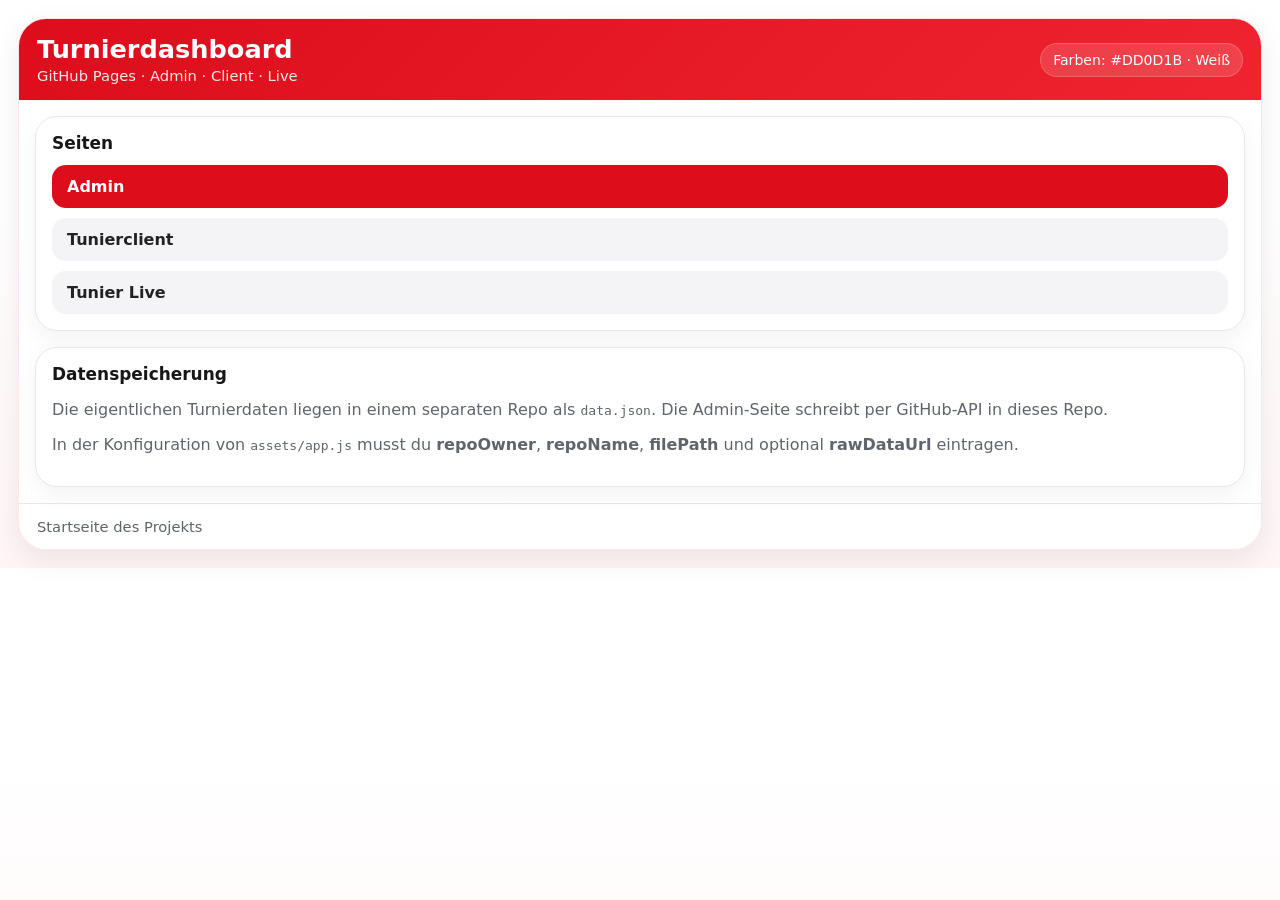
<file: index.html>
<!doctype html>
<html lang="de">
<head>
  <meta charset="utf-8">
  <meta name="viewport" content="width=device-width,initial-scale=1">
  <title>Turnierdashboard</title>
  <link rel="stylesheet" href="assets/style.css">
</head>
<body>
  <div class="page">
    <div class="shell">
      <div class="topbar">
        <div class="title">
          <h1>Turnierdashboard</h1>
          <div class="sub">GitHub Pages · Admin · Client · Live</div>
        </div>
        <div class="badge">Farben: #DD0D1B · Weiß</div>
      </div>
      <div class="grid client">
        <section class="card">
          <h3>Seiten</h3>
          <div class="stack">
            <a class="btn btn-primary" href="admin.html">Admin</a>
            <a class="btn btn-ghost" href="client.html">Tunierclient</a>
            <a class="btn btn-ghost" href="live.html">Tunier Live</a>
          </div>
        </section>
        <section class="card">
          <h3>Datenspeicherung</h3>
          <p class="muted">
            Die eigentlichen Turnierdaten liegen in einem separaten Repo als <code>data.json</code>.
            Die Admin-Seite schreibt per GitHub-API in dieses Repo.
          </p>
          <p class="muted">
            In der Konfiguration von <code>assets/app.js</code> musst du <strong>repoOwner</strong>, <strong>repoName</strong>,
            <strong>filePath</strong> und optional <strong>rawDataUrl</strong> eintragen.
          </p>
        </section>
      </div>
      <div class="footer">Startseite des Projekts</div>
    </div>
  </div>
</body>
</html>
</file>
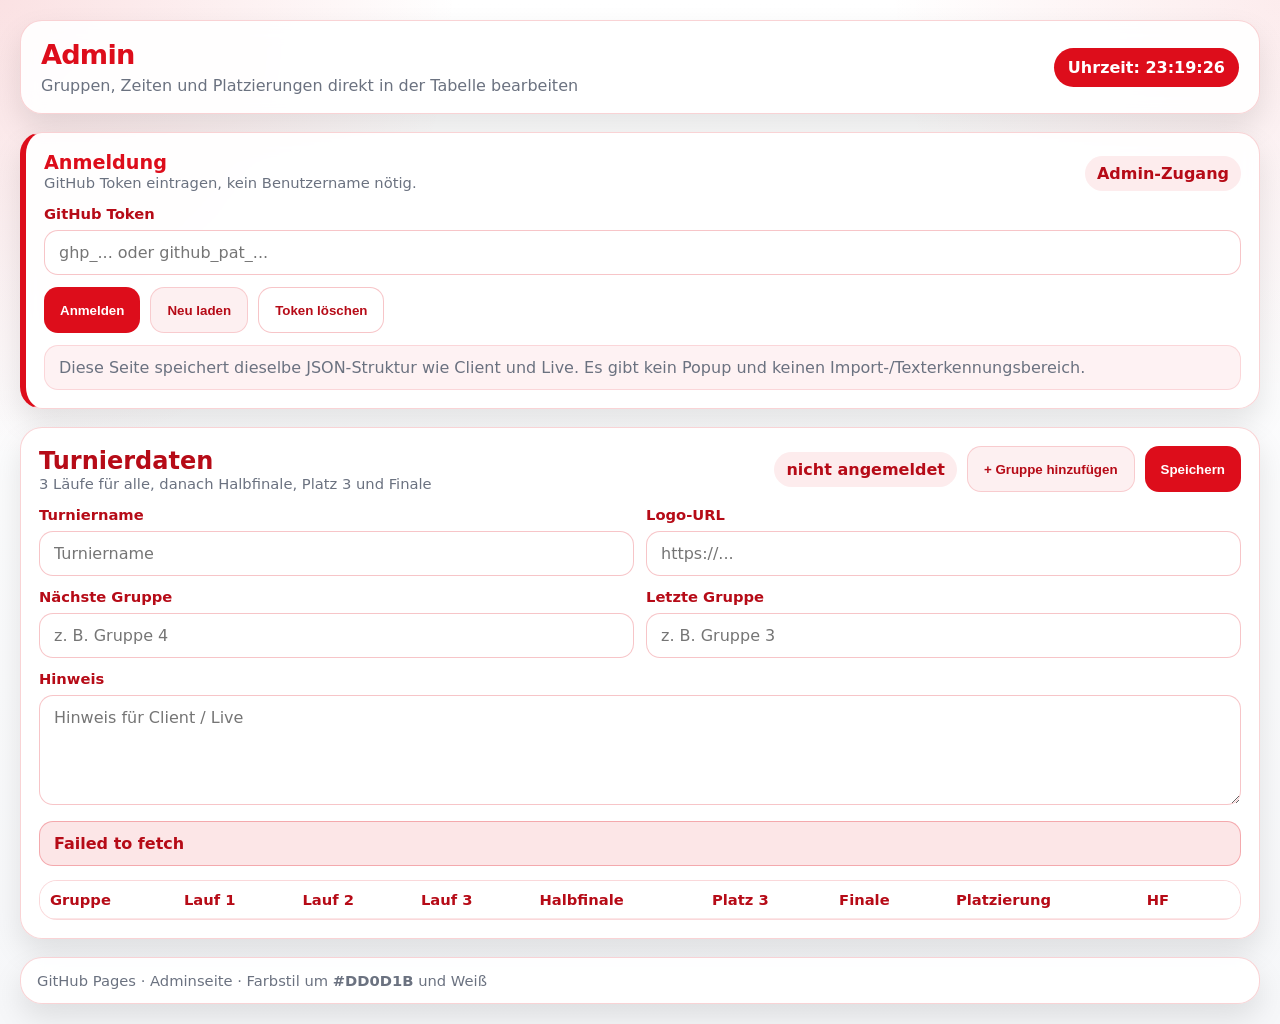
<file: admin.html>
<!doctype html>
<html lang="de">
<head>
  <meta charset="utf-8">
  <meta name="viewport" content="width=device-width,initial-scale=1">
  <meta name="color-scheme" content="light">
  <title>Admin · Turnierdashboard</title>
  <style>
    :root{
      --red:#DD0D1B;
      --red-dark:#b60b17;
      --bg:#f6f7f9;
      --card:#ffffff;
      --text:#16181d;
      --muted:#6b7280;
      --line:rgba(221,13,27,.18);
      --shadow:0 14px 30px rgba(0,0,0,.10);
      --radius:22px;
    }
    *{box-sizing:border-box}
    body{
      margin:0;
      min-height:100vh;
      font-family:system-ui,-apple-system,BlinkMacSystemFont,"Segoe UI",sans-serif;
      background:
        radial-gradient(circle at top left, rgba(221,13,27,.12), transparent 28%),
        radial-gradient(circle at top right, rgba(221,13,27,.08), transparent 24%),
        linear-gradient(180deg,#fff,var(--bg));
      color:var(--text);
    }
    .wrap{max-width:1600px;margin:0 auto;padding:20px}
    .topbar,.card,.footer{
      background:rgba(255,255,255,.92);
      border:1px solid var(--line);
      border-radius:var(--radius);
      box-shadow:var(--shadow);
      backdrop-filter:blur(10px);
    }
    .topbar{
      display:flex;justify-content:space-between;align-items:center;gap:16px;flex-wrap:wrap;
      padding:18px 20px;margin-bottom:18px
    }
    h1{margin:0;font-size:clamp(1.7rem,2vw,2.6rem);color:var(--red);letter-spacing:-.03em}
    .sub{color:var(--muted);margin-top:6px}
    .badge{
      padding:10px 14px;border-radius:999px;background:var(--red);color:#fff;font-weight:800;white-space:nowrap
    }
    .grid{display:grid;gap:18px;grid-template-columns:repeat(12,minmax(0,1fr))}
    .card{padding:18px}
    .login{grid-column:1/-1;border-left:6px solid var(--red)}
    .main{grid-column:1/-1}
    .muted{color:var(--muted)}
    .small{font-size:.92rem}
    .tag{
      display:inline-flex;align-items:center;gap:8px;padding:8px 12px;border-radius:999px;
      background:rgba(221,13,27,.08);color:var(--red-dark);font-weight:800
    }
    .row{display:flex;gap:10px;align-items:center;flex-wrap:wrap}
    .spread{display:flex;justify-content:space-between;gap:12px;align-items:flex-end;flex-wrap:wrap}
    .stack{display:grid;gap:12px}
    .label{display:block;margin-bottom:8px;font-weight:800;color:var(--red-dark);font-size:.92rem}
    input, textarea{
      width:100%;font:inherit;border:1px solid rgba(221,13,27,.24);border-radius:14px;background:#fff;
      padding:12px 14px;outline:none
    }
    textarea{min-height:110px;resize:vertical}
    input:focus, textarea:focus{border-color:var(--red);box-shadow:0 0 0 4px rgba(221,13,27,.10)}
    .btn{
      appearance:none;border:0;border-radius:14px;padding:12px 16px;font-weight:800;cursor:pointer;
      min-height:46px;display:inline-flex;align-items:center;justify-content:center;white-space:nowrap;
      transition:transform .15s ease,background .15s ease,opacity .15s ease;text-decoration:none
    }
    .btn:hover{transform:translateY(-1px)}
    .btn-primary{background:var(--red);color:#fff}
    .btn-primary:hover{background:var(--red-dark)}
    .btn-soft{background:rgba(221,13,27,.06);color:var(--red-dark);border:1px solid rgba(221,13,27,.16)}
    .btn-soft:hover{background:rgba(221,13,27,.09)}
    .btn-danger{background:#fff;color:var(--red-dark);border:1px solid rgba(221,13,27,.24)}
    .btn-danger:hover{background:rgba(221,13,27,.06)}
    .status{
      margin-top:12px;padding:12px 14px;border-radius:14px;border:1px solid rgba(221,13,27,.14);
      background:rgba(221,13,27,.06)
    }
    .status.error{
      background:rgba(221,13,27,.10);border-color:rgba(221,13,27,.28);color:var(--red-dark);font-weight:700
    }
    .table-wrap{
      margin-top:14px;overflow:auto;border:1px solid rgba(221,13,27,.16);border-radius:18px;background:#fff
    }
    table{width:100%;border-collapse:collapse;min-width:1180px}
    thead th{
      position:sticky;top:0;background:#fff;z-index:1;color:var(--red-dark);font-size:.92rem
    }
    th,td{border-bottom:1px solid rgba(221,13,27,.10);padding:10px;text-align:left;vertical-align:middle}
    tr:hover td{background:rgba(221,13,27,.025)}
    .mini{min-width:120px;width:100%}
    .footer{margin-top:18px;padding:14px 16px}
    .hint{
      padding:12px 14px;border-radius:14px;border:1px solid rgba(221,13,27,.12);background:rgba(221,13,27,.05);color:var(--muted)
    }
    .two-col{display:grid;gap:12px;grid-template-columns:1fr 1fr}
    @media (max-width: 900px){
      .two-col{grid-template-columns:1fr}
    }
    @media (max-width: 840px){
      .login-actions{display:grid;grid-template-columns:1fr}
      .login-actions .btn{width:100%}
    }
    .pill{
      display:inline-flex;align-items:center;padding:8px 12px;border-radius:999px;background:rgba(221,13,27,.08);
      color:var(--red-dark);font-weight:800
    }
  </style>
</head>
<body data-page="admin">
  <div class="wrap">
    <div class="topbar">
      <div>
        <h1>Admin</h1>
        <div class="sub">Gruppen, Zeiten und Platzierungen direkt in der Tabelle bearbeiten</div>
      </div>
      <div class="badge">Uhrzeit: <span id="clock"></span></div>
    </div>

    <div class="grid">
      <section class="card login">
        <div class="spread">
          <div>
            <h2 style="margin:0;color:var(--red);font-size:1.2rem">Anmeldung</h2>
            <div class="muted small">GitHub Token eintragen, kein Benutzername nötig.</div>
          </div>
          <div class="tag">Admin-Zugang</div>
        </div>

        <div class="stack" style="margin-top:14px">
          <div>
            <label class="label" for="token">GitHub Token</label>
            <input id="token" type="password" placeholder="ghp_... oder github_pat_..." autocomplete="current-password">
          </div>
          <div class="row login-actions">
            <button class="btn btn-primary" id="loginBtn" type="button">Anmelden</button>
            <button class="btn btn-soft" id="reloadBtn" type="button">Neu laden</button>
            <button class="btn btn-danger" id="logoutBtn" type="button">Token löschen</button>
          </div>
          <div class="hint">
            Diese Seite speichert dieselbe JSON-Struktur wie Client und Live. Es gibt kein Popup und keinen Import-/Texterkennungsbereich.
          </div>
        </div>
      </section>

      <section class="card main">
        <div class="spread">
          <div>
            <h2 style="margin:0;color:var(--red-dark)">Turnierdaten</h2>
            <div class="muted small">3 Läufe für alle, danach Halbfinale, Platz 3 und Finale</div>
          </div>
          <div class="row">
            <span class="pill" id="authState">nicht angemeldet</span>
            <button class="btn btn-soft" id="addGroupBtn" type="button">+ Gruppe hinzufügen</button>
            <button class="btn btn-primary" id="saveBtn" type="button">Speichern</button>
          </div>
        </div>

        <div class="two-col" style="margin-top:14px">
          <div>
            <label class="label" for="eventName">Turniername</label>
            <input id="eventName" type="text" placeholder="Turniername">
          </div>
          <div>
            <label class="label" for="logoUrl">Logo-URL</label>
            <input id="logoUrl" type="text" placeholder="https://...">
          </div>
          <div>
            <label class="label" for="nextGroup">Nächste Gruppe</label>
            <input id="nextGroup" type="text" placeholder="z. B. Gruppe 4">
          </div>
          <div>
            <label class="label" for="lastGroup">Letzte Gruppe</label>
            <input id="lastGroup" type="text" placeholder="z. B. Gruppe 3">
          </div>
        </div>

        <div style="margin-top:12px">
          <label class="label" for="note">Hinweis</label>
          <textarea id="note" placeholder="Hinweis für Client / Live"></textarea>
        </div>

        <div id="status" class="status">Bereit.</div>

        <div class="table-wrap">
          <table>
            <thead>
              <tr>
                <th>Gruppe</th>
                <th>Lauf 1</th>
                <th>Lauf 2</th>
                <th>Lauf 3</th>
                <th>Halbfinale</th>
                <th>Platz 3</th>
                <th>Finale</th>
                <th>Platzierung</th>
                <th>HF</th>
                <th></th>
              </tr>
            </thead>
            <tbody id="groupsBody"></tbody>
          </table>
        </div>
      </section>
    </div>

    <div class="footer muted small">
      GitHub Pages · Adminseite · Farbstil um <strong>#DD0D1B</strong> und Weiß
    </div>
  </div>

<script>
(() => {
  const CONFIG = {
    repoOwner: "LAmasterdino",
    repoName: "fw-data",
    filePath: "data.json",
    branch: "main",
    rawDataUrl: "https://raw.githubusercontent.com/LAmasterdino/fw-data/main/data.json"
  };

  const state = {
    token: sessionStorage.getItem("tournament_token") || "",
    sha: null,
    data: null
  };

  const $ = (s, r=document) => r.querySelector(s);
  const $$ = (s, r=document) => Array.from(r.querySelectorAll(s));

  function clockString(){
    return new Intl.DateTimeFormat("de-DE",{timeStyle:"medium"}).format(new Date());
  }
  function uid(){
    return `g_${Math.random().toString(36).slice(2,9)}_${Date.now().toString(36)}`;
  }
  function emptyGroup(name=""){
    return {
      id: uid(),
      name,
      qualified: false,
      placement: "",
      heats: [
        { label:"Lauf 1", time:"" },
        { label:"Lauf 2", time:"" },
        { label:"Lauf 3", time:"" }
      ],
      semifinal: "",
      thirdPlace: "",
      final: ""
    };
  }
  function normalizeData(data){
    const src = data && typeof data === "object" ? data : {};
    return {
      version: src.version || 1,
      updatedAt: src.updatedAt || null,
      eventName: src.eventName || "Turnier",
      logoUrl: src.logoUrl || "",
      nextGroup: src.nextGroup || "",
      lastGroup: src.lastGroup || "",
      note: src.note || "",
      groups: Array.isArray(src.groups) ? src.groups.map((g, i) => {
        const group = emptyGroup(g?.name || `Gruppe ${i+1}`);
        group.id = g?.id || uid();
        group.name = g?.name || group.name;
        group.qualified = Boolean(g?.qualified);
        group.placement = g?.placement ?? "";
        group.heats = Array.isArray(g?.heats) && g.heats.length ? g.heats.slice(0,3).map((h, idx) => ({
          label: h?.label || `Lauf ${idx+1}`,
          time: h?.time ?? ""
        })) : group.heats;
        while(group.heats.length < 3) group.heats.push({ label:`Lauf ${group.heats.length+1}`, time:"" });
        group.semifinal = g?.semifinal ?? "";
        group.thirdPlace = g?.thirdPlace ?? "";
        group.final = g?.final ?? "";
        return group;
      }) : []
    };
  }

  async function fetchJson(url, options = {}){
    const res = await fetch(url, {
      ...options,
      headers: {
        Accept: "application/vnd.github+json",
        ...(options.headers || {})
      }
    });
    if(!res.ok){
      const text = await res.text().catch(() => "");
      throw new Error(`HTTP ${res.status} ${res.statusText}${text ? " — " + text : ""}`);
    }
    return res.json();
  }

  async function readPublic(){
    const bust = CONFIG.rawDataUrl.includes("?") ? "&" : "?";
    const res = await fetch(`${CONFIG.rawDataUrl}${bust}v=${Date.now()}`, { cache: "no-store" });
    if(!res.ok) throw new Error(`Konnte Daten nicht laden (${res.status})`);
    return normalizeData(await res.json());
  }

  async function readPrivate(token){
    const url = `https://api.github.com/repos/${encodeURIComponent(CONFIG.repoOwner)}/${encodeURIComponent(CONFIG.repoName)}/contents/${CONFIG.filePath}?ref=${encodeURIComponent(CONFIG.branch)}`;
    const json = await fetchJson(url, {
      headers: { Authorization: `Bearer ${token}` }
    });
    state.sha = json.sha;
    const content = decodeURIComponent(escape(atob(json.content.replace(/\n/g, ""))));
    return normalizeData(JSON.parse(content));
  }

  async function savePrivate(token, data){
    const readUrl = `https://api.github.com/repos/${encodeURIComponent(CONFIG.repoOwner)}/${encodeURIComponent(CONFIG.repoName)}/contents/${CONFIG.filePath}?ref=${encodeURIComponent(CONFIG.branch)}`;
    const current = await fetchJson(readUrl, {
      headers: { Authorization: `Bearer ${token}` }
    });

    const putUrl = `https://api.github.com/repos/${encodeURIComponent(CONFIG.repoOwner)}/${encodeURIComponent(CONFIG.repoName)}/contents/${CONFIG.filePath}`;
    const body = {
      message: `Update tournament data ${new Date().toISOString()}`,
      content: btoa(unescape(encodeURIComponent(JSON.stringify(data, null, 2)))),
      sha: current.sha,
      branch: CONFIG.branch
    };

    const res = await fetch(putUrl, {
      method: "PUT",
      headers: {
        Accept: "application/vnd.github+json",
        Authorization: `Bearer ${token}`,
        "Content-Type": "application/json"
      },
      body: JSON.stringify(body)
    });

    if(!res.ok){
      const text = await res.text().catch(() => "");
      throw new Error(`Speichern fehlgeschlagen (${res.status}) ${text}`);
    }
    const out = await res.json();
    state.sha = out?.content?.sha || current.sha;
    return out;
  }

  function setStatus(msg, error=false){
    const el = $("#status");
    el.textContent = msg;
    el.classList.toggle("error", !!error);
  }

  function renderClock(){
    $("#clock").textContent = clockString();
  }

  function updateAuthUI(){
    $("#authState").textContent = state.token ? "angemeldet" : "nicht angemeldet";
    $("#authState").style.background = state.token ? "rgba(34,197,94,.12)" : "rgba(221,13,27,.08)";
    $("#authState").style.color = state.token ? "#15803d" : "var(--red-dark)";
    $("#token").value = state.token || "";
  }

  function renderTable(){
    const body = $("#groupsBody");
    if(!body || !state.data) return;

    body.innerHTML = state.data.groups.map(group => `
      <tr data-id="${group.id}">
        <td><input class="mini js-field" data-field="name" value="${escapeHtml(group.name)}" placeholder="Gruppenname"></td>
        <td><input class="mini js-field" data-field="heats.0.time" value="${escapeHtml(group.heats?.[0]?.time || "")}" placeholder="Zeit"></td>
        <td><input class="mini js-field" data-field="heats.1.time" value="${escapeHtml(group.heats?.[1]?.time || "")}" placeholder="Zeit"></td>
        <td><input class="mini js-field" data-field="heats.2.time" value="${escapeHtml(group.heats?.[2]?.time || "")}" placeholder="Zeit"></td>
        <td><input class="mini js-field" data-field="semifinal" value="${escapeHtml(group.semifinal || "")}" placeholder="Halbfinale"></td>
        <td><input class="mini js-field" data-field="thirdPlace" value="${escapeHtml(group.thirdPlace || "")}" placeholder="Platz 3"></td>
        <td><input class="mini js-field" data-field="final" value="${escapeHtml(group.final || "")}" placeholder="Finale"></td>
        <td><input class="mini js-field" data-field="placement" value="${escapeHtml(group.placement || "")}" placeholder="Platzierung"></td>
        <td style="text-align:center">
          <input type="checkbox" class="js-field" data-field="qualified" ${group.qualified ? "checked" : ""}>
        </td>
        <td><button class="btn btn-danger js-remove" type="button">-</button></td>
      </tr>
    `).join("");

    $$(".js-field", body).forEach(el => {
      if(el.type === "checkbox"){
        el.addEventListener("change", onFieldChange);
      } else {
        el.addEventListener("input", onFieldChange);
      }
    });

    $$(".js-remove", body).forEach(btn => {
      btn.addEventListener("click", () => {
        const tr = btn.closest("tr");
        const id = tr?.dataset?.id;
        state.data.groups = state.data.groups.filter(g => g.id !== id);
        renderTable();
        setStatus("Gruppe entfernt. Bitte speichern.");
      });
    });
  }

  function onFieldChange(e){
    const el = e.currentTarget;
    const tr = el.closest("tr");
    const id = tr?.dataset?.id;
    const group = state.data.groups.find(g => g.id === id);
    if(!group) return;

    const field = el.dataset.field;
    if(field === "qualified"){
      group.qualified = el.checked;
      return;
    }
    if(field.startsWith("heats.")){
      const idx = Number(field.split(".")[1]);
      if(!group.heats[idx]) group.heats[idx] = { label:`Lauf ${idx+1}`, time:"" };
      group.heats[idx].time = el.value;
      return;
    }
    group[field] = el.value;
  }

  function escapeHtml(str){
    return String(str ?? "")
      .replaceAll("&","&amp;")
      .replaceAll("<","&lt;")
      .replaceAll(">","&gt;")
      .replaceAll('"','&quot;')
      .replaceAll("'","&#39;");
  }

  async function loadData(){
    try{
      if(state.token){
        try{
          state.data = await readPrivate(state.token);
        }catch(err){
          console.warn(err);
          state.data = await readPublic();
        }
      }else{
        state.data = await readPublic();
      }

      $("#eventName").value = state.data.eventName || "";
      $("#logoUrl").value = state.data.logoUrl || "";
      $("#nextGroup").value = state.data.nextGroup || "";
      $("#lastGroup").value = state.data.lastGroup || "";
      $("#note").value = state.data.note || "";
      setStatus(`Daten geladen · ${state.data.groups.length} Gruppen`);
      renderTable();
    }catch(err){
      console.error(err);
      setStatus(err.message || "Laden fehlgeschlagen", true);
    }
  }

  async function login(){
    const token = $("#token").value.trim();
    if(!token) return setStatus("Bitte GitHub Token eingeben.", true);

    try{
      const user = await fetchJson("https://api.github.com/user", {
        headers: { Authorization: `Bearer ${token}` }
      });
      state.token = token;
      sessionStorage.setItem("tournament_token", token);
      updateAuthUI();
      await loadData();
      setStatus(`Angemeldet als ${user.login}`);
    }catch(err){
      console.error(err);
      setStatus("Token ungültig oder ohne Berechtigung.", true);
    }
  }

  function collectDataFromForm(){
    const d = state.data;
    d.eventName = $("#eventName").value.trim();
    d.logoUrl = $("#logoUrl").value.trim();
    d.nextGroup = $("#nextGroup").value.trim();
    d.lastGroup = $("#lastGroup").value.trim();
    d.note = $("#note").value.trim();
    d.updatedAt = new Date().toISOString();
    return d;
  }

  async function save(){
    try{
      if(!state.token) throw new Error("Bitte erst anmelden.");
      collectDataFromForm();
      await savePrivate(state.token, state.data);
      await loadData();
      setStatus("Gespeichert.");
    }catch(err){
      console.error(err);
      setStatus(err.message || "Speichern fehlgeschlagen", true);
    }
  }

  function addGroup(){
    if(!state.data) return;
    state.data.groups.push(emptyGroup(`Gruppe ${state.data.groups.length + 1}`));
    renderTable();
    setStatus("Neue Gruppe hinzugefügt. Bitte speichern.");
  }

  function bind(){
    $("#loginBtn").addEventListener("click", login);
    $("#saveBtn").addEventListener("click", save);
    $("#reloadBtn").addEventListener("click", loadData);
    $("#addGroupBtn").addEventListener("click", addGroup);
    $("#logoutBtn").addEventListener("click", () => {
      state.token = "";
      sessionStorage.removeItem("tournament_token");
      updateAuthUI();
      setStatus("Token gelöscht.");
    });

    $("#token").addEventListener("keydown", e => {
      if(e.key === "Enter") login();
    });
  }

  async function init(){
    bind();
    updateAuthUI();
    renderClock();
    setInterval(renderClock, 1000);
    await loadData();
  }

  document.addEventListener("DOMContentLoaded", init);
})();
</script>
</body>
</html>
</file>
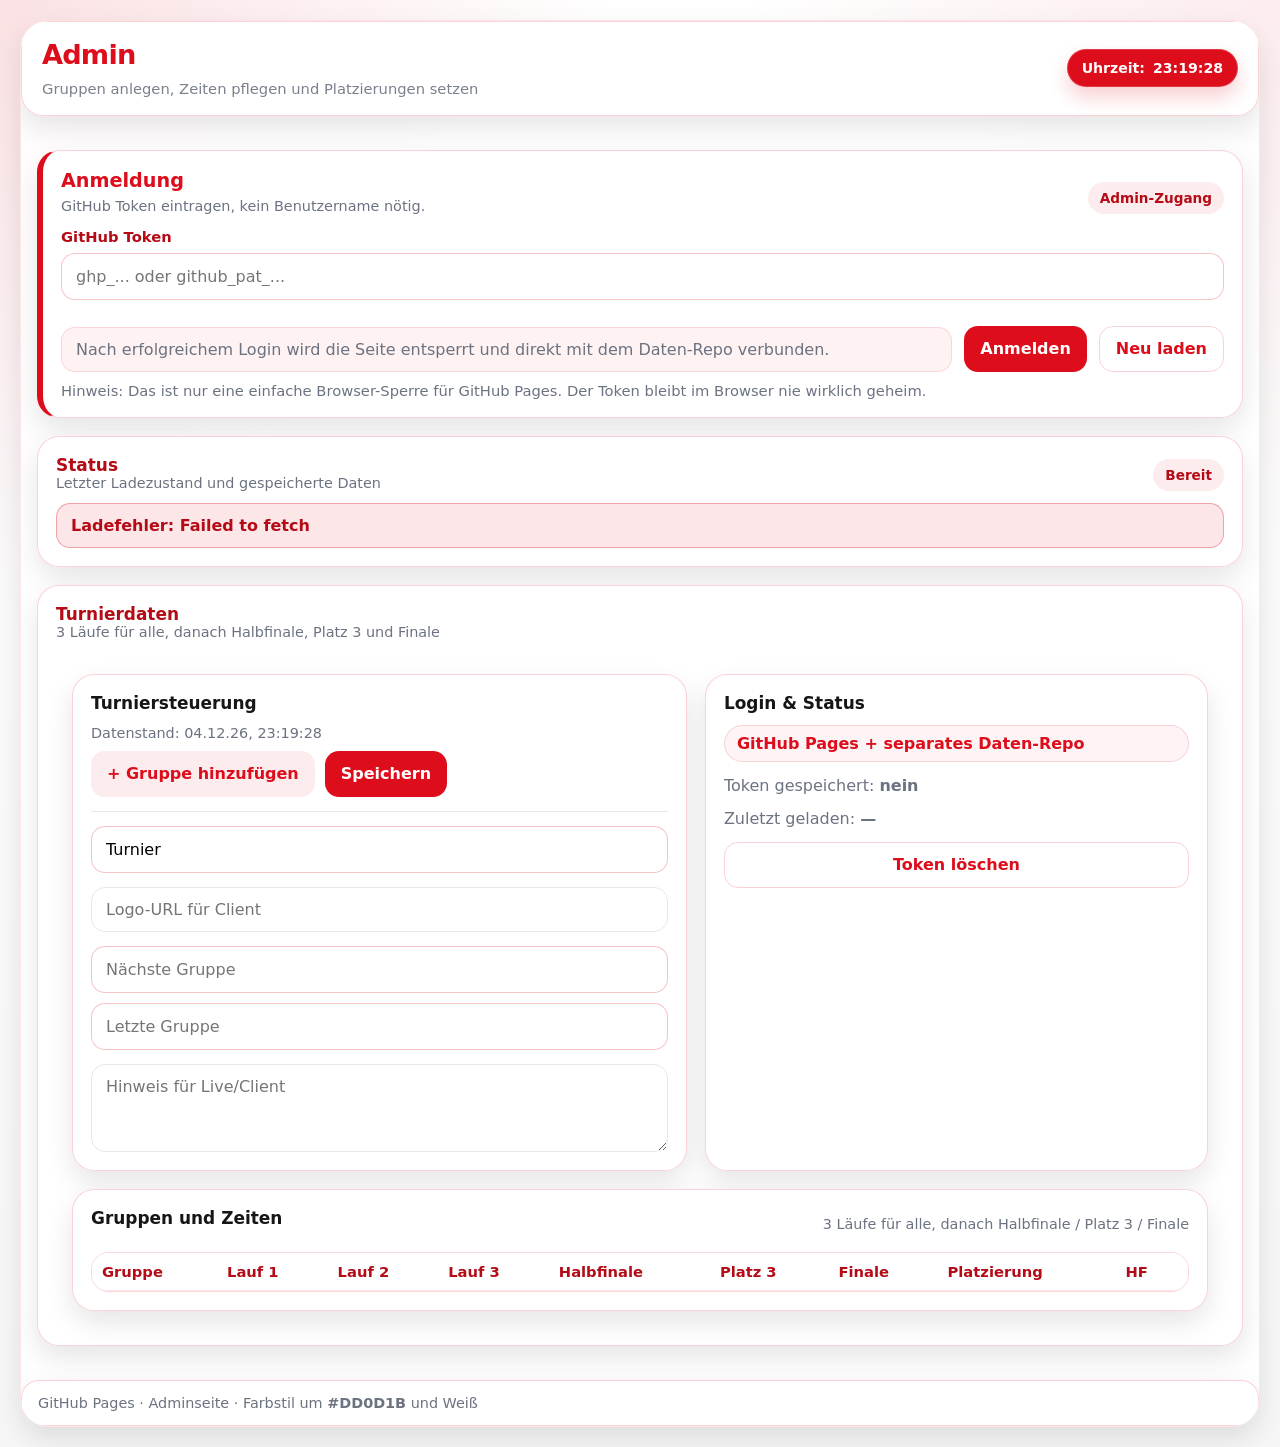
<file: admin3.html>
<!doctype html>
<html lang="de">
<head>
  <meta charset="utf-8">
  <meta name="viewport" content="width=device-width,initial-scale=1">
  <meta name="color-scheme" content="light">
  <title>Admin · Turnierdashboard</title>
  <link rel="stylesheet" href="assets/style.css">
  <script>
    window.TOURNAMENT_CONFIG = {
      repoOwner: "DEIN-USER-ODER-ORG",
      repoName: "DEIN-DATEN-REPO",
      filePath: "data.json",
      branch: "main",
      rawDataUrl: "https://raw.githubusercontent.com/DEIN-USER-ODER-ORG/DEIN-DATEN-REPO/main/data.json",
      logoUrl: ""
    };
  </script>
  <script defer src="assets/app.js"></script>
  <style>
    :root {
      --red: #DD0D1B;
      --red-dark: #b40b16;
      --white: #ffffff;
      --bg: #f6f6f7;
      --text: #161616;
      --muted: #6b7280;
      --line: rgba(221, 13, 27, 0.18);
      --shadow: 0 12px 28px rgba(0, 0, 0, 0.10);
      --radius: 22px;
    }
    body[data-page="admin"] {
      background:
        radial-gradient(circle at top left, rgba(221, 13, 27, 0.12), transparent 32%),
        radial-gradient(circle at top right, rgba(221, 13, 27, 0.08), transparent 28%),
        linear-gradient(180deg, #ffffff, var(--bg));
      color: var(--text);
    }
    .page-shell {
      min-height: 100vh;
      padding: 20px;
    }
    .shell {
      max-width: 1500px;
      margin: 0 auto;
    }
    .topbar {
      display: flex;
      align-items: center;
      justify-content: space-between;
      gap: 16px;
      flex-wrap: wrap;
      margin-bottom: 18px;
      padding: 18px 20px;
      background: rgba(255,255,255,0.88);
      border: 1px solid var(--line);
      border-radius: var(--radius);
      box-shadow: var(--shadow);
      backdrop-filter: blur(10px);
    }
    .title h1 {
      margin: 0;
      font-size: clamp(1.7rem, 2vw, 2.6rem);
      color: var(--red);
      letter-spacing: -0.03em;
    }
    .sub {
      margin-top: 6px;
      color: var(--muted);
      font-size: 0.98rem;
    }
    .badge {
      padding: 10px 14px;
      border-radius: 999px;
      background: var(--red);
      color: var(--white);
      font-weight: 700;
      box-shadow: 0 10px 20px rgba(221, 13, 27, 0.2);
      white-space: nowrap;
    }
    .card {
      background: rgba(255,255,255,0.92);
      border: 1px solid var(--line);
      border-radius: var(--radius);
      box-shadow: var(--shadow);
      padding: 18px;
    }
    .grid {
      display: grid;
      gap: 18px;
      grid-template-columns: repeat(12, minmax(0, 1fr));
    }
    .login-card {
      grid-column: 1 / -1;
      border-left: 6px solid var(--red);
    }
    .login-row {
      display: grid;
      gap: 12px;
      grid-template-columns: minmax(0, 1fr) auto auto;
      align-items: end;
      margin-top: 12px;
    }
    @media (max-width: 840px) {
      .login-row {
        grid-template-columns: 1fr;
      }
    }
    .label {
      display: block;
      font-size: 0.92rem;
      font-weight: 700;
      color: var(--red-dark);
      margin-bottom: 8px;
    }
    .help {
      margin-top: 10px;
      font-size: 0.92rem;
      color: var(--muted);
    }
    .btn {
      appearance: none;
      border: 0;
      border-radius: 14px;
      padding: 12px 16px;
      font-weight: 800;
      cursor: pointer;
      transition: transform 0.15s ease, opacity 0.15s ease, background 0.15s ease;
      text-decoration: none;
      display: inline-flex;
      align-items: center;
      justify-content: center;
      min-height: 46px;
    }
    .btn:hover { transform: translateY(-1px); }
    .btn-primary {
      background: var(--red);
      color: var(--white);
    }
    .btn-primary:hover { background: var(--red-dark); }
    .btn-ghost {
      background: transparent;
      color: var(--red);
      border: 1px solid var(--line);
    }
    .btn-ghost:hover {
      background: rgba(221, 13, 27, 0.06);
    }
    input[type="password"], input[type="text"] {
      width: 100%;
      box-sizing: border-box;
      border: 1px solid rgba(221, 13, 27, 0.24);
      border-radius: 14px;
      padding: 13px 14px;
      font: inherit;
      outline: none;
      background: #fff;
    }
    input[type="password"]:focus, input[type="text"]:focus {
      border-color: var(--red);
      box-shadow: 0 0 0 4px rgba(221, 13, 27, 0.10);
    }
    .content {
      margin-top: 18px;
    }
    .table-wrap {
      overflow: auto;
      border-radius: 18px;
      border: 1px solid rgba(221, 13, 27, 0.16);
      background: #fff;
    }
    table {
      width: 100%;
      border-collapse: collapse;
      min-width: 1120px;
    }
    th, td {
      border-bottom: 1px solid rgba(221, 13, 27, 0.10);
      padding: 10px;
      text-align: left;
      vertical-align: middle;
    }
    thead th {
      position: sticky;
      top: 0;
      background: #fff;
      z-index: 1;
      color: var(--red-dark);
      font-size: 0.92rem;
    }
    tr:hover td { background: rgba(221, 13, 27, 0.025); }
    .mini {
      min-width: 120px;
      width: 100%;
    }
    .stack {
      display: grid;
      gap: 14px;
    }
    .row {
      display: flex;
      gap: 10px;
      flex-wrap: wrap;
      align-items: center;
    }
    .split {
      display: flex;
      justify-content: space-between;
      gap: 12px;
      flex-wrap: wrap;
      align-items: end;
    }
    .muted { color: var(--muted); }
    .small { font-size: 0.9rem; }
    .status {
      margin-top: 12px;
      padding: 12px 14px;
      border-radius: 14px;
      background: rgba(221, 13, 27, 0.06);
      color: var(--text);
      border: 1px solid rgba(221, 13, 27, 0.14);
    }
    .status.error {
      background: rgba(221, 13, 27, 0.10);
      border-color: rgba(221, 13, 27, 0.30);
      color: var(--red-dark);
      font-weight: 700;
    }
    .inline-note {
      padding: 12px 14px;
      border-radius: 14px;
      background: rgba(221, 13, 27, 0.05);
      border: 1px solid rgba(221, 13, 27, 0.12);
      color: var(--muted);
    }
    .footerbar {
      margin-top: 18px;
      padding: 14px 16px;
      border-radius: 18px;
      background: rgba(255,255,255,0.90);
      border: 1px solid var(--line);
      box-shadow: var(--shadow);
    }
    .tag {
      display: inline-flex;
      align-items: center;
      gap: 8px;
      padding: 8px 12px;
      border-radius: 999px;
      background: rgba(221, 13, 27, 0.08);
      color: var(--red-dark);
      font-weight: 700;
    }
  </style>
</head>
<body data-page="admin">
  <div class="page-shell">
    <div class="shell">
      <div class="topbar">
        <div class="title">
          <h1>Admin</h1>
          <div class="sub">Gruppen anlegen, Zeiten pflegen und Platzierungen setzen</div>
        </div>
        <div class="badge">Uhrzeit: <span class="js-clock"></span></div>
      </div>

      <div class="grid">
        <section class="card login-card">
          <div class="split">
            <div>
              <h2 style="margin:0 0 6px;color:var(--red);font-size:1.2rem">Anmeldung</h2>
              <div class="muted small">GitHub Token eintragen, kein Benutzername nötig.</div>
            </div>
            <div class="tag">Admin-Zugang</div>
          </div>

          <form id="login-form" class="stack" style="margin-top:14px">
            <div>
              <label class="label" for="token">GitHub Token</label>
              <input id="token" type="password" placeholder="ghp_... oder github_pat_..." autocomplete="current-password">
            </div>
            <div class="login-row">
              <div class="inline-note">
                Nach erfolgreichem Login wird die Seite entsperrt und direkt mit dem Daten-Repo verbunden.
              </div>
              <button class="btn btn-primary" type="submit" data-action="login">Anmelden</button>
              <button class="btn btn-ghost" type="button" data-action="refresh">Neu laden</button>
            </div>
          </form>
          <div class="help">
            Hinweis: Das ist nur eine einfache Browser-Sperre für GitHub Pages. Der Token bleibt im Browser nie wirklich geheim.
          </div>
        </section>

        <section class="card" style="grid-column:1/-1">
          <div class="split">
            <div>
              <h3 style="margin:0;color:var(--red-dark)">Status</h3>
              <div class="muted small">Letzter Ladezustand und gespeicherte Daten</div>
            </div>
            <div class="tag">Bereit</div>
          </div>
          <div id="status" class="status">Bereit.</div>
        </section>

        <section class="card" style="grid-column:1/-1">
          <div class="split">
            <div>
              <h3 style="margin:0;color:var(--red-dark)">Turnierdaten</h3>
              <div class="muted small">3 Läufe für alle, danach Halbfinale, Platz 3 und Finale</div>
            </div>
          </div>
          <div id="admin-root" class="content"></div>
        </section>
      </div>

      <div class="footerbar muted small">
        GitHub Pages · Adminseite · Farbstil um <strong>#DD0D1B</strong> und Weiß
      </div>
    </div>
  </div>
</body>
</html>
</file>
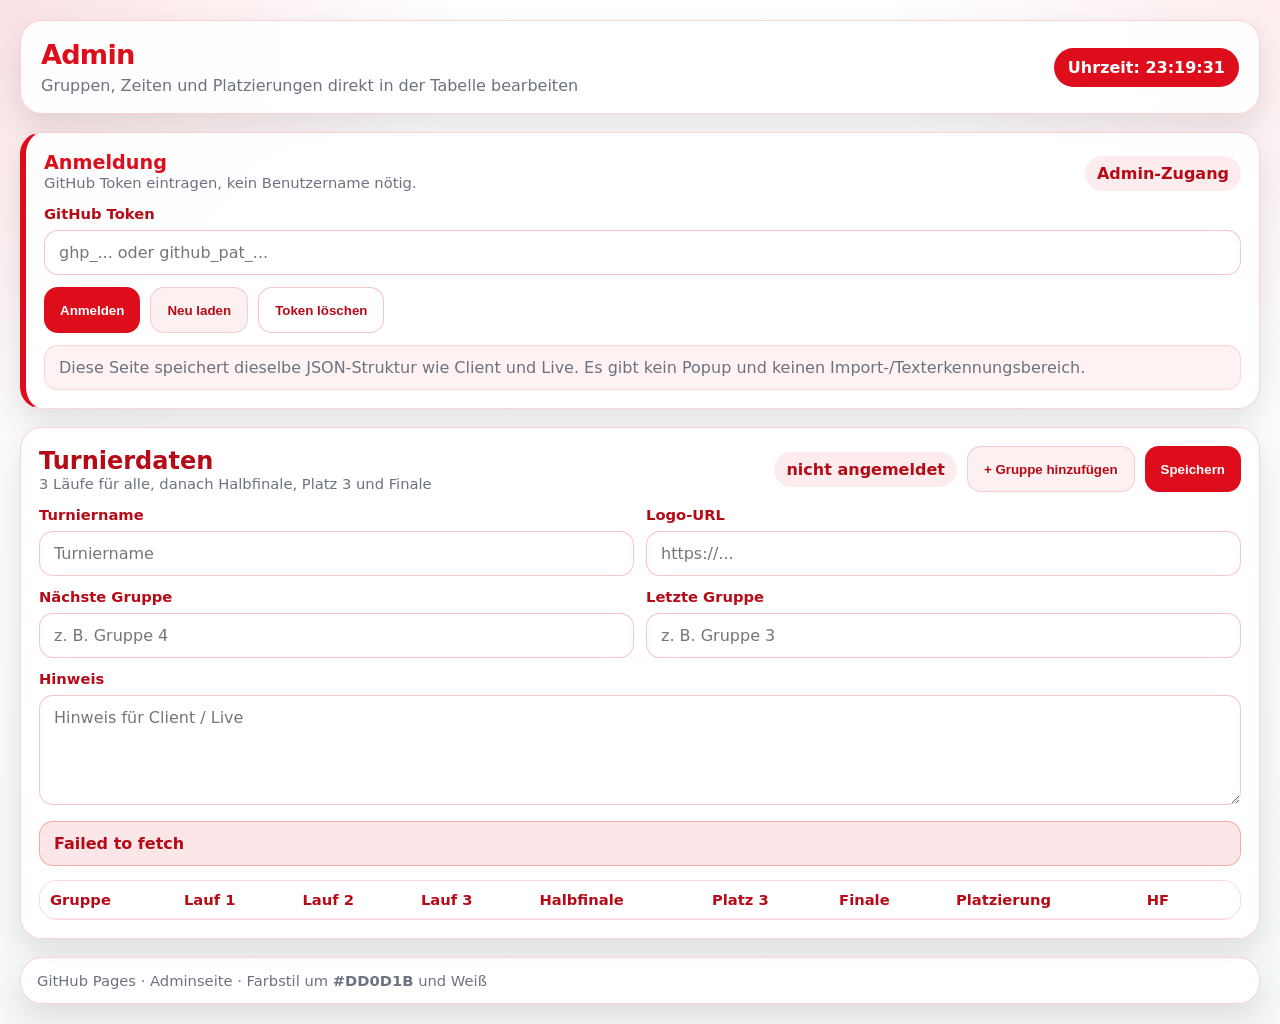
<file: adminF.html>
<!doctype html>
<html lang="de">
<head>
  <meta charset="utf-8">
  <meta name="viewport" content="width=device-width,initial-scale=1">
  <meta name="color-scheme" content="light">
  <title>Admin · Turnierdashboard</title>
  <style>
    :root{
      --red:#DD0D1B;
      --red-dark:#b60b17;
      --bg:#f6f7f9;
      --card:#ffffff;
      --text:#16181d;
      --muted:#6b7280;
      --line:rgba(221,13,27,.18);
      --shadow:0 14px 30px rgba(0,0,0,.10);
      --radius:22px;
    }
    *{box-sizing:border-box}
    body{
      margin:0;
      min-height:100vh;
      font-family:system-ui,-apple-system,BlinkMacSystemFont,"Segoe UI",sans-serif;
      background:
        radial-gradient(circle at top left, rgba(221,13,27,.12), transparent 28%),
        radial-gradient(circle at top right, rgba(221,13,27,.08), transparent 24%),
        linear-gradient(180deg,#fff,var(--bg));
      color:var(--text);
    }
    .wrap{max-width:1600px;margin:0 auto;padding:20px}
    .topbar,.card,.footer{
      background:rgba(255,255,255,.92);
      border:1px solid var(--line);
      border-radius:var(--radius);
      box-shadow:var(--shadow);
      backdrop-filter:blur(10px);
    }
    .topbar{
      display:flex;justify-content:space-between;align-items:center;gap:16px;flex-wrap:wrap;
      padding:18px 20px;margin-bottom:18px
    }
    h1{margin:0;font-size:clamp(1.7rem,2vw,2.6rem);color:var(--red);letter-spacing:-.03em}
    .sub{color:var(--muted);margin-top:6px}
    .badge{
      padding:10px 14px;border-radius:999px;background:var(--red);color:#fff;font-weight:800;white-space:nowrap
    }
    .grid{display:grid;gap:18px;grid-template-columns:repeat(12,minmax(0,1fr))}
    .card{padding:18px}
    .login{grid-column:1/-1;border-left:6px solid var(--red)}
    .main{grid-column:1/-1}
    .muted{color:var(--muted)}
    .small{font-size:.92rem}
    .tag{
      display:inline-flex;align-items:center;gap:8px;padding:8px 12px;border-radius:999px;
      background:rgba(221,13,27,.08);color:var(--red-dark);font-weight:800
    }
    .row{display:flex;gap:10px;align-items:center;flex-wrap:wrap}
    .spread{display:flex;justify-content:space-between;gap:12px;align-items:flex-end;flex-wrap:wrap}
    .stack{display:grid;gap:12px}
    .label{display:block;margin-bottom:8px;font-weight:800;color:var(--red-dark);font-size:.92rem}
    input, textarea{
      width:100%;font:inherit;border:1px solid rgba(221,13,27,.24);border-radius:14px;background:#fff;
      padding:12px 14px;outline:none
    }
    textarea{min-height:110px;resize:vertical}
    input:focus, textarea:focus{border-color:var(--red);box-shadow:0 0 0 4px rgba(221,13,27,.10)}
    .btn{
      appearance:none;border:0;border-radius:14px;padding:12px 16px;font-weight:800;cursor:pointer;
      min-height:46px;display:inline-flex;align-items:center;justify-content:center;white-space:nowrap;
      transition:transform .15s ease,background .15s ease,opacity .15s ease;text-decoration:none
    }
    .btn:hover{transform:translateY(-1px)}
    .btn-primary{background:var(--red);color:#fff}
    .btn-primary:hover{background:var(--red-dark)}
    .btn-soft{background:rgba(221,13,27,.06);color:var(--red-dark);border:1px solid rgba(221,13,27,.16)}
    .btn-soft:hover{background:rgba(221,13,27,.09)}
    .btn-danger{background:#fff;color:var(--red-dark);border:1px solid rgba(221,13,27,.24)}
    .btn-danger:hover{background:rgba(221,13,27,.06)}
    .status{
      margin-top:12px;padding:12px 14px;border-radius:14px;border:1px solid rgba(221,13,27,.14);
      background:rgba(221,13,27,.06)
    }
    .status.error{
      background:rgba(221,13,27,.10);border-color:rgba(221,13,27,.28);color:var(--red-dark);font-weight:700
    }
    .table-wrap{
      margin-top:14px;overflow:auto;border:1px solid rgba(221,13,27,.16);border-radius:18px;background:#fff
    }
    table{width:100%;border-collapse:collapse;min-width:1180px}
    thead th{
      position:sticky;top:0;background:#fff;z-index:1;color:var(--red-dark);font-size:.92rem
    }
    th,td{border-bottom:1px solid rgba(221,13,27,.10);padding:10px;text-align:left;vertical-align:middle}
    tr:hover td{background:rgba(221,13,27,.025)}
    .mini{min-width:120px;width:100%}
    .footer{margin-top:18px;padding:14px 16px}
    .hint{
      padding:12px 14px;border-radius:14px;border:1px solid rgba(221,13,27,.12);background:rgba(221,13,27,.05);color:var(--muted)
    }
    .two-col{display:grid;gap:12px;grid-template-columns:1fr 1fr}
    @media (max-width: 900px){
      .two-col{grid-template-columns:1fr}
    }
    @media (max-width: 840px){
      .login-actions{display:grid;grid-template-columns:1fr}
      .login-actions .btn{width:100%}
    }
    .pill{
      display:inline-flex;align-items:center;padding:8px 12px;border-radius:999px;background:rgba(221,13,27,.08);
      color:var(--red-dark);font-weight:800
    }
  </style>
</head>
<body data-page="admin">
  <div class="wrap">
    <div class="topbar">
      <div>
        <h1>Admin</h1>
        <div class="sub">Gruppen, Zeiten und Platzierungen direkt in der Tabelle bearbeiten</div>
      </div>
      <div class="badge">Uhrzeit: <span id="clock"></span></div>
    </div>

    <div class="grid">
      <section class="card login">
        <div class="spread">
          <div>
            <h2 style="margin:0;color:var(--red);font-size:1.2rem">Anmeldung</h2>
            <div class="muted small">GitHub Token eintragen, kein Benutzername nötig.</div>
          </div>
          <div class="tag">Admin-Zugang</div>
        </div>

        <div class="stack" style="margin-top:14px">
          <div>
            <label class="label" for="token">GitHub Token</label>
            <input id="token" type="password" placeholder="ghp_... oder github_pat_..." autocomplete="current-password">
          </div>
          <div class="row login-actions">
            <button class="btn btn-primary" id="loginBtn" type="button">Anmelden</button>
            <button class="btn btn-soft" id="reloadBtn" type="button">Neu laden</button>
            <button class="btn btn-danger" id="logoutBtn" type="button">Token löschen</button>
          </div>
          <div class="hint">
            Diese Seite speichert dieselbe JSON-Struktur wie Client und Live. Es gibt kein Popup und keinen Import-/Texterkennungsbereich.
          </div>
        </div>
      </section>

      <section class="card main">
        <div class="spread">
          <div>
            <h2 style="margin:0;color:var(--red-dark)">Turnierdaten</h2>
            <div class="muted small">3 Läufe für alle, danach Halbfinale, Platz 3 und Finale</div>
          </div>
          <div class="row">
            <span class="pill" id="authState">nicht angemeldet</span>
            <button class="btn btn-soft" id="addGroupBtn" type="button">+ Gruppe hinzufügen</button>
            <button class="btn btn-primary" id="saveBtn" type="button">Speichern</button>
          </div>
        </div>

        <div class="two-col" style="margin-top:14px">
          <div>
            <label class="label" for="eventName">Turniername</label>
            <input id="eventName" type="text" placeholder="Turniername">
          </div>
          <div>
            <label class="label" for="logoUrl">Logo-URL</label>
            <input id="logoUrl" type="text" placeholder="https://...">
          </div>
          <div>
            <label class="label" for="nextGroup">Nächste Gruppe</label>
            <input id="nextGroup" type="text" placeholder="z. B. Gruppe 4">
          </div>
          <div>
            <label class="label" for="lastGroup">Letzte Gruppe</label>
            <input id="lastGroup" type="text" placeholder="z. B. Gruppe 3">
          </div>
        </div>

        <div style="margin-top:12px">
          <label class="label" for="note">Hinweis</label>
          <textarea id="note" placeholder="Hinweis für Client / Live"></textarea>
        </div>

        <div id="status" class="status">Bereit.</div>

        <div class="table-wrap">
          <table>
            <thead>
              <tr>
                <th>Gruppe</th>
                <th>Lauf 1</th>
                <th>Lauf 2</th>
                <th>Lauf 3</th>
                <th>Halbfinale</th>
                <th>Platz 3</th>
                <th>Finale</th>
                <th>Platzierung</th>
                <th>HF</th>
                <th></th>
              </tr>
            </thead>
            <tbody id="groupsBody"></tbody>
          </table>
        </div>
      </section>
    </div>

    <div class="footer muted small">
      GitHub Pages · Adminseite · Farbstil um <strong>#DD0D1B</strong> und Weiß
    </div>
  </div>

<script>
(() => {
  const CONFIG = {
    repoOwner: "DEIN-USER-ODER-ORG",
    repoName: "DEIN-DATEN-REPO",
    filePath: "data.json",
    branch: "main",
    rawDataUrl: "https://raw.githubusercontent.com/DEIN-USER-ODER-ORG/DEIN-DATEN-REPO/main/data.json"
  };

  const state = {
    token: sessionStorage.getItem("tournament_token") || "",
    sha: null,
    data: null
  };

  const $ = (s, r=document) => r.querySelector(s);
  const $$ = (s, r=document) => Array.from(r.querySelectorAll(s));

  function clockString(){
    return new Intl.DateTimeFormat("de-DE",{timeStyle:"medium"}).format(new Date());
  }
  function uid(){
    return `g_${Math.random().toString(36).slice(2,9)}_${Date.now().toString(36)}`;
  }
  function emptyGroup(name=""){
    return {
      id: uid(),
      name,
      qualified: false,
      placement: "",
      heats: [
        { label:"Lauf 1", time:"" },
        { label:"Lauf 2", time:"" },
        { label:"Lauf 3", time:"" }
      ],
      semifinal: "",
      thirdPlace: "",
      final: ""
    };
  }
  function normalizeData(data){
    const src = data && typeof data === "object" ? data : {};
    return {
      version: src.version || 1,
      updatedAt: src.updatedAt || null,
      eventName: src.eventName || "Turnier",
      logoUrl: src.logoUrl || "",
      nextGroup: src.nextGroup || "",
      lastGroup: src.lastGroup || "",
      note: src.note || "",
      groups: Array.isArray(src.groups) ? src.groups.map((g, i) => {
        const group = emptyGroup(g?.name || `Gruppe ${i+1}`);
        group.id = g?.id || uid();
        group.name = g?.name || group.name;
        group.qualified = Boolean(g?.qualified);
        group.placement = g?.placement ?? "";
        group.heats = Array.isArray(g?.heats) && g.heats.length ? g.heats.slice(0,3).map((h, idx) => ({
          label: h?.label || `Lauf ${idx+1}`,
          time: h?.time ?? ""
        })) : group.heats;
        while(group.heats.length < 3) group.heats.push({ label:`Lauf ${group.heats.length+1}`, time:"" });
        group.semifinal = g?.semifinal ?? "";
        group.thirdPlace = g?.thirdPlace ?? "";
        group.final = g?.final ?? "";
        return group;
      }) : []
    };
  }

  async function fetchJson(url, options = {}){
    const res = await fetch(url, {
      ...options,
      headers: {
        Accept: "application/vnd.github+json",
        ...(options.headers || {})
      }
    });
    if(!res.ok){
      const text = await res.text().catch(() => "");
      throw new Error(`HTTP ${res.status} ${res.statusText}${text ? " — " + text : ""}`);
    }
    return res.json();
  }

  async function readPublic(){
    const bust = CONFIG.rawDataUrl.includes("?") ? "&" : "?";
    const res = await fetch(`${CONFIG.rawDataUrl}${bust}v=${Date.now()}`, { cache: "no-store" });
    if(!res.ok) throw new Error(`Konnte Daten nicht laden (${res.status})`);
    return normalizeData(await res.json());
  }

  async function readPrivate(token){
    const url = `https://api.github.com/repos/${encodeURIComponent(CONFIG.repoOwner)}/${encodeURIComponent(CONFIG.repoName)}/contents/${CONFIG.filePath}?ref=${encodeURIComponent(CONFIG.branch)}`;
    const json = await fetchJson(url, {
      headers: { Authorization: `Bearer ${token}` }
    });
    state.sha = json.sha;
    const content = decodeURIComponent(escape(atob(json.content.replace(/\n/g, ""))));
    return normalizeData(JSON.parse(content));
  }

  async function savePrivate(token, data){
    const readUrl = `https://api.github.com/repos/${encodeURIComponent(CONFIG.repoOwner)}/${encodeURIComponent(CONFIG.repoName)}/contents/${CONFIG.filePath}?ref=${encodeURIComponent(CONFIG.branch)}`;
    const current = await fetchJson(readUrl, {
      headers: { Authorization: `Bearer ${token}` }
    });

    const putUrl = `https://api.github.com/repos/${encodeURIComponent(CONFIG.repoOwner)}/${encodeURIComponent(CONFIG.repoName)}/contents/${CONFIG.filePath}`;
    const body = {
      message: `Update tournament data ${new Date().toISOString()}`,
      content: btoa(unescape(encodeURIComponent(JSON.stringify(data, null, 2)))),
      sha: current.sha,
      branch: CONFIG.branch
    };

    const res = await fetch(putUrl, {
      method: "PUT",
      headers: {
        Accept: "application/vnd.github+json",
        Authorization: `Bearer ${token}`,
        "Content-Type": "application/json"
      },
      body: JSON.stringify(body)
    });

    if(!res.ok){
      const text = await res.text().catch(() => "");
      throw new Error(`Speichern fehlgeschlagen (${res.status}) ${text}`);
    }
    const out = await res.json();
    state.sha = out?.content?.sha || current.sha;
    return out;
  }

  function setStatus(msg, error=false){
    const el = $("#status");
    el.textContent = msg;
    el.classList.toggle("error", !!error);
  }

  function renderClock(){
    $("#clock").textContent = clockString();
  }

  function updateAuthUI(){
    $("#authState").textContent = state.token ? "angemeldet" : "nicht angemeldet";
    $("#authState").style.background = state.token ? "rgba(34,197,94,.12)" : "rgba(221,13,27,.08)";
    $("#authState").style.color = state.token ? "#15803d" : "var(--red-dark)";
    $("#token").value = state.token || "";
  }

  function renderTable(){
    const body = $("#groupsBody");
    if(!body || !state.data) return;

    body.innerHTML = state.data.groups.map(group => `
      <tr data-id="${group.id}">
        <td><input class="mini js-field" data-field="name" value="${escapeHtml(group.name)}" placeholder="Gruppenname"></td>
        <td><input class="mini js-field" data-field="heats.0.time" value="${escapeHtml(group.heats?.[0]?.time || "")}" placeholder="Zeit"></td>
        <td><input class="mini js-field" data-field="heats.1.time" value="${escapeHtml(group.heats?.[1]?.time || "")}" placeholder="Zeit"></td>
        <td><input class="mini js-field" data-field="heats.2.time" value="${escapeHtml(group.heats?.[2]?.time || "")}" placeholder="Zeit"></td>
        <td><input class="mini js-field" data-field="semifinal" value="${escapeHtml(group.semifinal || "")}" placeholder="Halbfinale"></td>
        <td><input class="mini js-field" data-field="thirdPlace" value="${escapeHtml(group.thirdPlace || "")}" placeholder="Platz 3"></td>
        <td><input class="mini js-field" data-field="final" value="${escapeHtml(group.final || "")}" placeholder="Finale"></td>
        <td><input class="mini js-field" data-field="placement" value="${escapeHtml(group.placement || "")}" placeholder="Platzierung"></td>
        <td style="text-align:center">
          <input type="checkbox" class="js-field" data-field="qualified" ${group.qualified ? "checked" : ""}>
        </td>
        <td><button class="btn btn-danger js-remove" type="button">-</button></td>
      </tr>
    `).join("");

    $$(".js-field", body).forEach(el => {
      if(el.type === "checkbox"){
        el.addEventListener("change", onFieldChange);
      } else {
        el.addEventListener("input", onFieldChange);
      }
    });

    $$(".js-remove", body).forEach(btn => {
      btn.addEventListener("click", () => {
        const tr = btn.closest("tr");
        const id = tr?.dataset?.id;
        state.data.groups = state.data.groups.filter(g => g.id !== id);
        renderTable();
        setStatus("Gruppe entfernt. Bitte speichern.");
      });
    });
  }

  function onFieldChange(e){
    const el = e.currentTarget;
    const tr = el.closest("tr");
    const id = tr?.dataset?.id;
    const group = state.data.groups.find(g => g.id === id);
    if(!group) return;

    const field = el.dataset.field;
    if(field === "qualified"){
      group.qualified = el.checked;
      return;
    }
    if(field.startsWith("heats.")){
      const idx = Number(field.split(".")[1]);
      if(!group.heats[idx]) group.heats[idx] = { label:`Lauf ${idx+1}`, time:"" };
      group.heats[idx].time = el.value;
      return;
    }
    group[field] = el.value;
  }

  function escapeHtml(str){
    return String(str ?? "")
      .replaceAll("&","&amp;")
      .replaceAll("<","&lt;")
      .replaceAll(">","&gt;")
      .replaceAll('"','&quot;')
      .replaceAll("'","&#39;");
  }

  async function loadData(){
    try{
      if(state.token){
        try{
          state.data = await readPrivate(state.token);
        }catch(err){
          console.warn(err);
          state.data = await readPublic();
        }
      }else{
        state.data = await readPublic();
      }

      $("#eventName").value = state.data.eventName || "";
      $("#logoUrl").value = state.data.logoUrl || "";
      $("#nextGroup").value = state.data.nextGroup || "";
      $("#lastGroup").value = state.data.lastGroup || "";
      $("#note").value = state.data.note || "";
      setStatus(`Daten geladen · ${state.data.groups.length} Gruppen`);
      renderTable();
    }catch(err){
      console.error(err);
      setStatus(err.message || "Laden fehlgeschlagen", true);
    }
  }

  async function login(){
    const token = $("#token").value.trim();
    if(!token) return setStatus("Bitte GitHub Token eingeben.", true);

    try{
      const user = await fetchJson("https://api.github.com/user", {
        headers: { Authorization: `Bearer ${token}` }
      });
      state.token = token;
      sessionStorage.setItem("tournament_token", token);
      updateAuthUI();
      await loadData();
      setStatus(`Angemeldet als ${user.login}`);
    }catch(err){
      console.error(err);
      setStatus("Token ungültig oder ohne Berechtigung.", true);
    }
  }

  function collectDataFromForm(){
    const d = state.data;
    d.eventName = $("#eventName").value.trim();
    d.logoUrl = $("#logoUrl").value.trim();
    d.nextGroup = $("#nextGroup").value.trim();
    d.lastGroup = $("#lastGroup").value.trim();
    d.note = $("#note").value.trim();
    d.updatedAt = new Date().toISOString();
    return d;
  }

  async function save(){
    try{
      if(!state.token) throw new Error("Bitte erst anmelden.");
      collectDataFromForm();
      await savePrivate(state.token, state.data);
      await loadData();
      setStatus("Gespeichert.");
    }catch(err){
      console.error(err);
      setStatus(err.message || "Speichern fehlgeschlagen", true);
    }
  }

  function addGroup(){
    if(!state.data) return;
    state.data.groups.push(emptyGroup(`Gruppe ${state.data.groups.length + 1}`));
    renderTable();
    setStatus("Neue Gruppe hinzugefügt. Bitte speichern.");
  }

  function bind(){
    $("#loginBtn").addEventListener("click", login);
    $("#saveBtn").addEventListener("click", save);
    $("#reloadBtn").addEventListener("click", loadData);
    $("#addGroupBtn").addEventListener("click", addGroup);
    $("#logoutBtn").addEventListener("click", () => {
      state.token = "";
      sessionStorage.removeItem("tournament_token");
      updateAuthUI();
      setStatus("Token gelöscht.");
    });

    $("#token").addEventListener("keydown", e => {
      if(e.key === "Enter") login();
    });
  }

  async function init(){
    bind();
    updateAuthUI();
    renderClock();
    setInterval(renderClock, 1000);
    await loadData();
  }

  document.addEventListener("DOMContentLoaded", init);
})();
</script>
</body>
</html>
</file>
<file: assets/style.css>
:root{
  --red:#DD0D1B;
  --red-dark:#b70b17;
  --bg:#ffffff;
  --bg-soft:#f8f8fb;
  --text:#171717;
  --muted:#60646c;
  --border:#e7e7ee;
  --shadow:0 10px 30px rgba(0,0,0,.08);
  --radius:22px;
}

*{box-sizing:border-box}
html,body{margin:0;padding:0;background:linear-gradient(180deg,#fff 0%,#fff 35%,#fff5f6 100%);color:var(--text);font-family:Inter,system-ui,-apple-system,BlinkMacSystemFont,"Segoe UI",Roboto,Arial,sans-serif}
a{color:var(--red);text-decoration:none}
button,input,select,textarea{font:inherit}

.page{
  max-width:1400px;
  margin:0 auto;
  padding:18px;
}

.shell{
  background:rgba(255,255,255,.9);
  border:1px solid rgba(221,13,27,.10);
  border-radius:28px;
  box-shadow:var(--shadow);
  overflow:hidden;
}

.topbar{
  display:flex;
  align-items:center;
  justify-content:space-between;
  gap:12px;
  padding:16px 18px;
  background:linear-gradient(135deg,var(--red) 0%, #ef2430 100%);
  color:#fff;
}
.topbar .title{
  display:flex;
  flex-direction:column;
  gap:4px;
}
.topbar h1,
.topbar h2{
  margin:0;
  font-size:clamp(1.2rem, 2vw, 1.8rem);
  line-height:1.1;
}
.topbar .sub{
  font-size:.92rem;
  opacity:.9;
}
.brand{
  display:flex;
  align-items:center;
  gap:14px;
}
.brand img{
  width:52px;height:52px;object-fit:contain;background:#fff;border-radius:14px;padding:5px;
}
.badge{
  display:inline-flex;
  align-items:center;
  gap:8px;
  padding:8px 12px;
  border-radius:999px;
  background:rgba(255,255,255,.14);
  border:1px solid rgba(255,255,255,.18);
  font-size:.88rem;
  white-space:nowrap;
}

.grid{
  display:grid;
  gap:16px;
  padding:16px;
}
.grid.admin{
  grid-template-columns: 1.1fr .9fr;
}
.grid.client{
  grid-template-columns: 1fr;
}
.grid.live{
  grid-template-columns: 1.2fr .8fr;
}

.card{
  background:#fff;
  border:1px solid var(--border);
  border-radius:var(--radius);
  box-shadow:0 8px 24px rgba(25,25,25,.05);
  padding:16px;
}
.card h3{
  margin:0 0 12px;
  font-size:1.06rem;
}
.muted{color:var(--muted)}
.small{font-size:.88rem}
.row{
  display:flex;
  gap:10px;
  flex-wrap:wrap;
  align-items:center;
}
.spread{
  display:flex;
  justify-content:space-between;
  gap:10px;
  align-items:center;
  flex-wrap:wrap;
}
.stack{display:grid;gap:10px}
.inputs{
  display:grid;
  gap:10px;
}
input[type="text"], input[type="url"], input[type="password"], input[type="number"], select, textarea{
  width:100%;
  padding:12px 14px;
  border:1px solid var(--border);
  border-radius:14px;
  background:#fff;
  outline:none;
  transition:.2s border-color,.2s box-shadow;
}
input:focus,select:focus,textarea:focus{
  border-color:rgba(221,13,27,.45);
  box-shadow:0 0 0 4px rgba(221,13,27,.08);
}
textarea{min-height:88px;resize:vertical}

.btn{
  appearance:none;
  border:none;
  border-radius:14px;
  padding:12px 15px;
  font-weight:700;
  cursor:pointer;
  transition:transform .08s ease, filter .15s ease, background .15s ease;
}
.btn:active{transform:translateY(1px)}
.btn-primary{background:var(--red);color:#fff}
.btn-primary:hover{background:var(--red-dark)}
.btn-ghost{background:#f4f4f7;color:#222}
.btn-soft{background:rgba(221,13,27,.08);color:var(--red)}
.btn-danger{background:#2b2b2e;color:#fff}
.btn-small{padding:9px 11px;border-radius:12px;font-size:.92rem}

.table-wrap{
  overflow:auto;
  border-radius:18px;
  border:1px solid var(--border);
}
table{
  width:100%;
  border-collapse:collapse;
  min-width:920px;
}
th,td{
  padding:10px 10px;
  border-bottom:1px solid #ececf3;
  vertical-align:middle;
  text-align:left;
}
th{
  background:#fafafa;
  font-size:.92rem;
  color:#444;
  position:sticky;
  top:0;
  z-index:1;
}
tr:nth-child(even) td{background:#fcfcfd}
td .mini{
  width:100%;
  min-width:88px;
  padding:10px 10px;
  border-radius:12px;
  border:1px solid var(--border);
}
td .mini:focus{border-color:rgba(221,13,27,.45)}
.tag{
  display:inline-flex;
  align-items:center;
  gap:8px;
  border-radius:999px;
  padding:7px 11px;
  background:#f9f2f3;
  color:var(--red);
  font-weight:700;
  font-size:.85rem;
}
hr.sep{border:none;border-top:1px solid var(--border);margin:14px 0}

.login-overlay{
  position:fixed;
  inset:0;
  background:linear-gradient(180deg,rgba(255,255,255,.96),rgba(255,245,246,.96));
  display:flex;
  align-items:center;
  justify-content:center;
  padding:20px;
  z-index:50;
}
.login-box{
  width:min(520px,100%);
  background:#fff;
  border:1px solid var(--border);
  border-radius:28px;
  box-shadow:var(--shadow);
  padding:22px;
}
.login-box h1{margin:0 0 8px}
.login-box p{margin:0 0 16px;color:var(--muted)}

.footer{
  padding:14px 18px;
  border-top:1px solid var(--border);
  color:var(--muted);
  font-size:.92rem;
  background:#fff;
}
.client-layout{
  display:grid;
  gap:16px;
}
.hero{
  display:grid;
  grid-template-columns:1.1fr .9fr;
  gap:16px;
}
.clock{
  font-size:clamp(1.9rem, 5vw, 3.4rem);
  font-weight:900;
  letter-spacing:-.03em;
}
.big-value{
  font-size:clamp(1.4rem, 3vw, 2.3rem);
  font-weight:800;
}
.list{
  display:grid;
  gap:10px;
}
.list-item{
  display:flex;
  justify-content:space-between;
  align-items:center;
  gap:10px;
  padding:12px 14px;
  border:1px solid var(--border);
  border-radius:16px;
  background:#fff;
}
.list-item .name{font-weight:800}
.list-item .value{font-weight:700;color:var(--red)}
.scroll-box{
  height:100%;
  overflow:hidden;
  position:relative;
  min-height:380px;
}
.scroll-track{
  display:flex;
  flex-direction:column;
  gap:10px;
  animation:scrollY 22s linear infinite;
  padding-right:6px;
}
.scroll-box:hover .scroll-track{animation-play-state:paused}
@keyframes scrollY{
  0%{transform:translateY(0)}
  100%{transform:translateY(calc(-50%))}
}
.placement-card{
  display:grid;
  gap:10px;
}
.place-row{
  display:grid;
  grid-template-columns:64px 1fr auto;
  gap:10px;
  align-items:center;
  padding:12px 14px;
  border:1px solid var(--border);
  border-radius:16px;
  background:linear-gradient(180deg,#fff,#fff9fa);
}
.place-row .rank{
  width:44px;height:44px;border-radius:14px;
  display:grid;place-items:center;
  background:rgba(221,13,27,.08);
  color:var(--red);
  font-weight:900;
}
.place-row .group{font-weight:800}
.place-row .score{font-weight:800;color:#333}

.hint{
  border-left:4px solid var(--red);
  background:#fff8f9;
  padding:12px 14px;
  border-radius:16px;
  color:#5a2630;
}

.pill{
  display:inline-flex;align-items:center;gap:8px;
  padding:8px 12px;border-radius:999px;
  background:#fff4f5;color:var(--red);font-weight:700;
  border:1px solid rgba(221,13,27,.15)
}

@media (max-width: 980px){
  .grid.admin,.grid.live,.hero{grid-template-columns:1fr}
  table{min-width:840px}
}

@media (max-width: 720px){
  .page{padding:10px}
  .topbar,.footer,.card{border-radius:20px}
  .topbar{padding:14px}
  .grid{padding:10px}
  .brand img{width:44px;height:44px}
  .scroll-box{min-height:320px}
}
</file>
